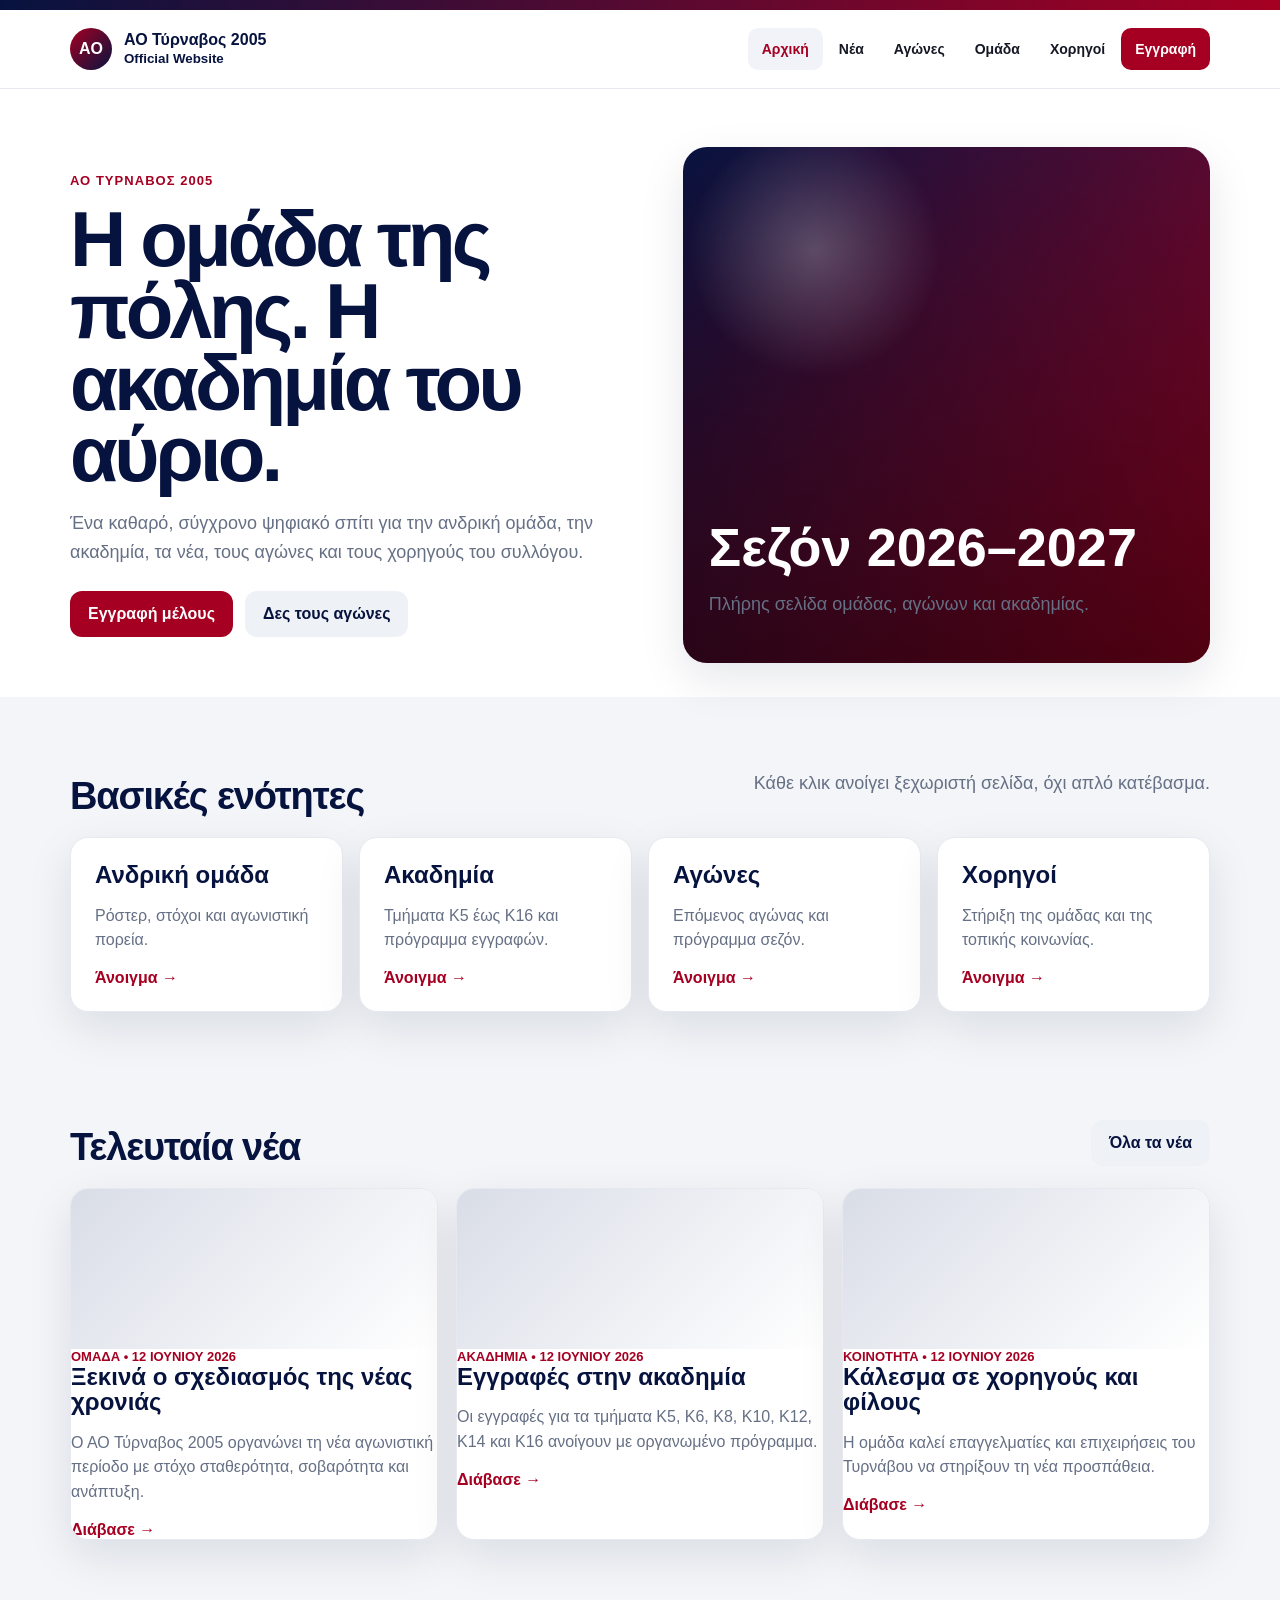
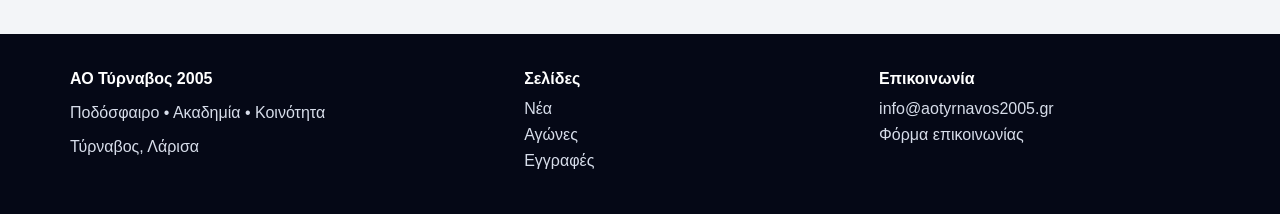
<file: index.html>
<!doctype html><html lang="el"><head><meta charset="utf-8"><meta name="viewport" content="width=device-width,initial-scale=1"><title>ΑΟ Τύρναβος 2005</title><link rel="stylesheet" href="assets/css/style.css"></head><body data-page="home"><div id="site-header"></div><main><div id="hero"></div><section class="section"><div class="section-title"><h2>Βασικές ενότητες</h2><p class="lead">Κάθε κλικ ανοίγει ξεχωριστή σελίδα, όχι απλό κατέβασμα.</p></div><div id="quick" class="grid4"></div></section><section class="section"><div class="section-title"><h2>Τελευταία νέα</h2><a class="btn secondary" href="news.html">Όλα τα νέα</a></div><div id="latest" class="grid3"></div></section></main><div id="site-footer"></div><script src="assets/js/app.js"></script></body></html>
</file>
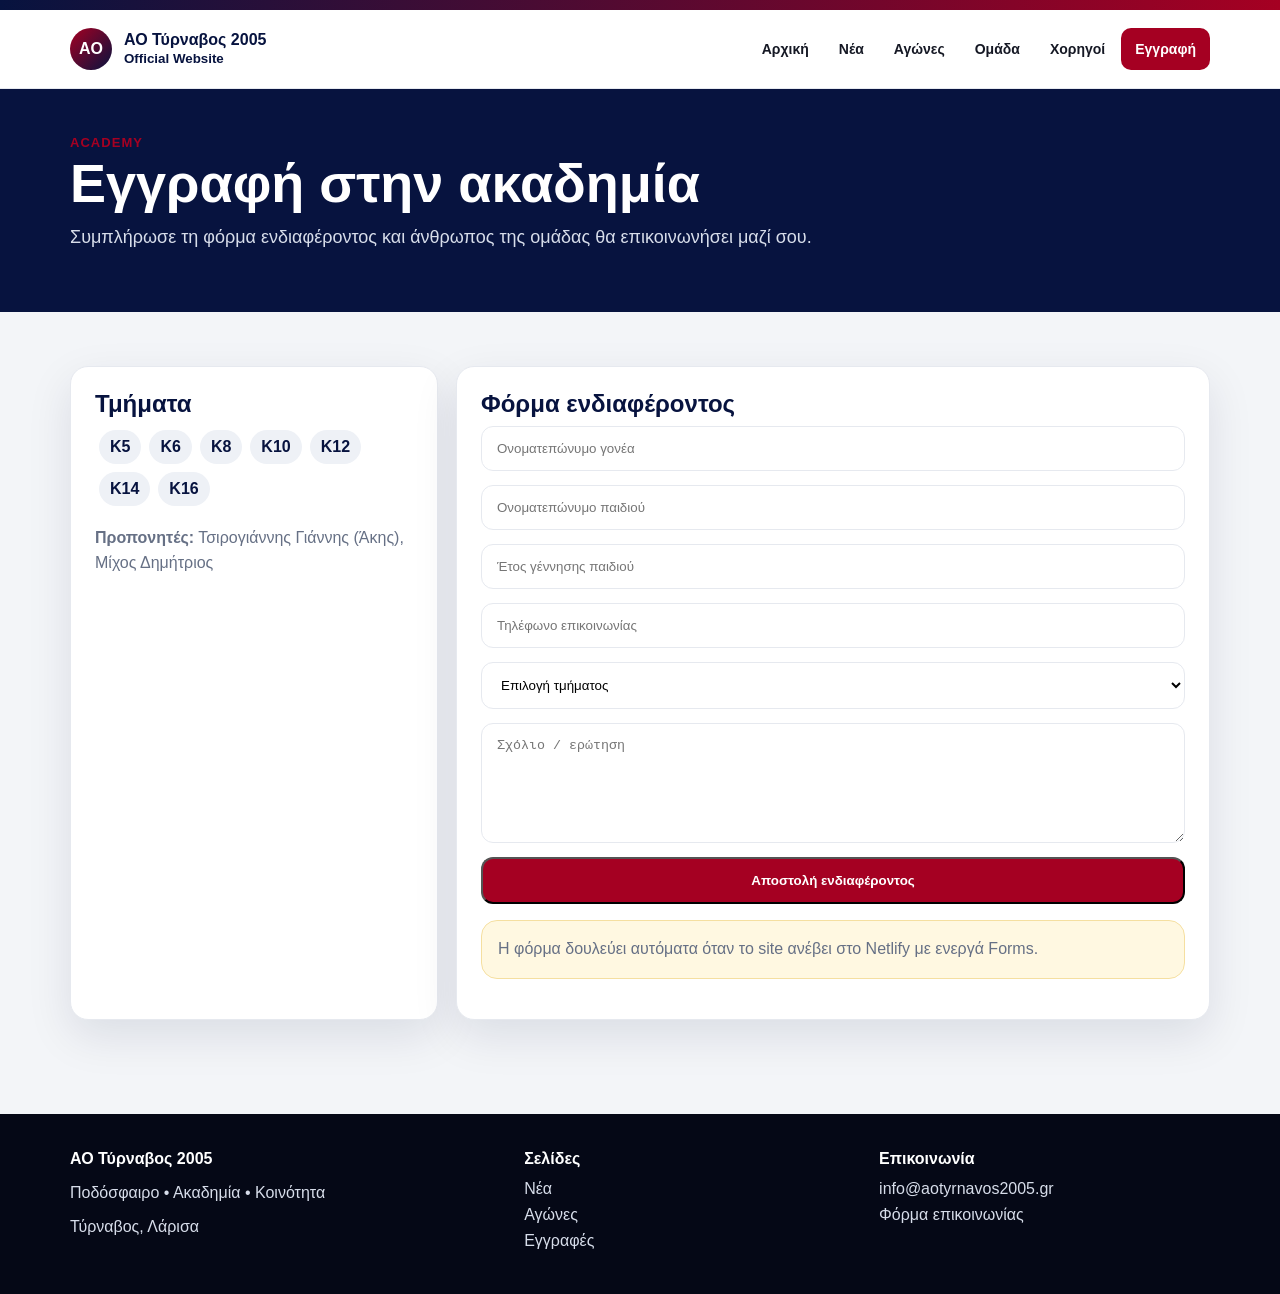
<file: academy-register.html>
<!doctype html><html lang="el"><head><meta charset="utf-8"><meta name="viewport" content="width=device-width,initial-scale=1"><title>Εγγραφή Ακαδημίας | ΑΟ Τύρναβος 2005</title><link rel="stylesheet" href="assets/css/style.css"></head><body data-page="academy"><div id="site-header"></div><main><section class="page-hero"><div class="section"><div class="eyebrow">Academy</div><h1 id="academy-title">Εγγραφή</h1><p id="academy-intro"></p></div></section><section class="section"><div class="grid3"><div class="card pad"><h3>Τμήματα</h3><div id="age-groups"></div><p><b>Προπονητές:</b> <span id="coaches"></span></p></div><div class="card pad" style="grid-column:span 2"><h3>Φόρμα ενδιαφέροντος</h3><form class="form" name="academy-registration" method="POST" data-netlify="true"><input type="hidden" name="form-name" value="academy-registration"><input name="parent_name" placeholder="Ονοματεπώνυμο γονέα" required><input name="child_name" placeholder="Ονοματεπώνυμο παιδιού" required><input name="birth_year" placeholder="Έτος γέννησης παιδιού"><input name="phone" placeholder="Τηλέφωνο επικοινωνίας" required><select name="age_group"><option>Επιλογή τμήματος</option><option>Κ5</option><option>Κ6</option><option>Κ8</option><option>Κ10</option><option>Κ12</option><option>Κ14</option><option>Κ16</option></select><textarea name="message" placeholder="Σχόλιο / ερώτηση"></textarea><button class="btn primary" type="submit">Αποστολή ενδιαφέροντος</button></form><p class="notice">Η φόρμα δουλεύει αυτόματα όταν το site ανέβει στο Netlify με ενεργά Forms.</p></div></div></section></main><div id="site-footer"></div><script src="assets/js/app.js"></script></body></html>
</file>
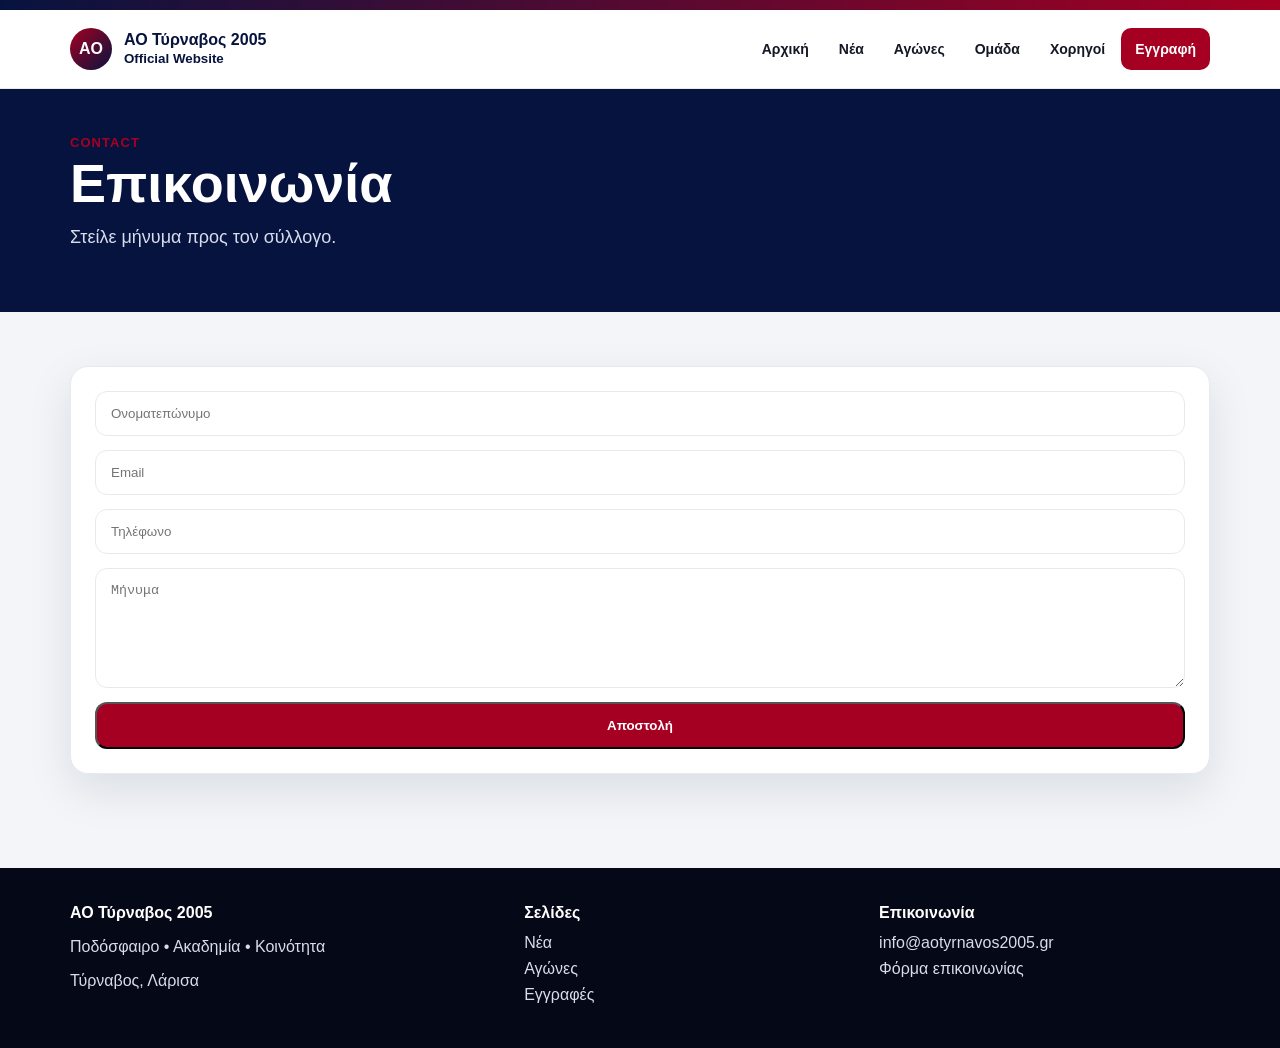
<file: contact.html>
<!doctype html><html lang="el"><head><meta charset="utf-8"><meta name="viewport" content="width=device-width,initial-scale=1"><title>Επικοινωνία | ΑΟ Τύρναβος 2005</title><link rel="stylesheet" href="assets/css/style.css"></head><body data-page="contact"><div id="site-header"></div><main><section class="page-hero"><div class="section"><div class="eyebrow">Contact</div><h1>Επικοινωνία</h1><p>Στείλε μήνυμα προς τον σύλλογο.</p></div></section><section class="section"><div class="card pad"><form class="form" name="contact" method="POST" data-netlify="true"><input type="hidden" name="form-name" value="contact"><input name="name" placeholder="Ονοματεπώνυμο" required><input name="email" type="email" placeholder="Email"><input name="phone" placeholder="Τηλέφωνο"><textarea name="message" placeholder="Μήνυμα" required></textarea><button class="btn primary" type="submit">Αποστολή</button></form></div></section></main><div id="site-footer"></div><script src="assets/js/app.js"></script></body></html>
</file>
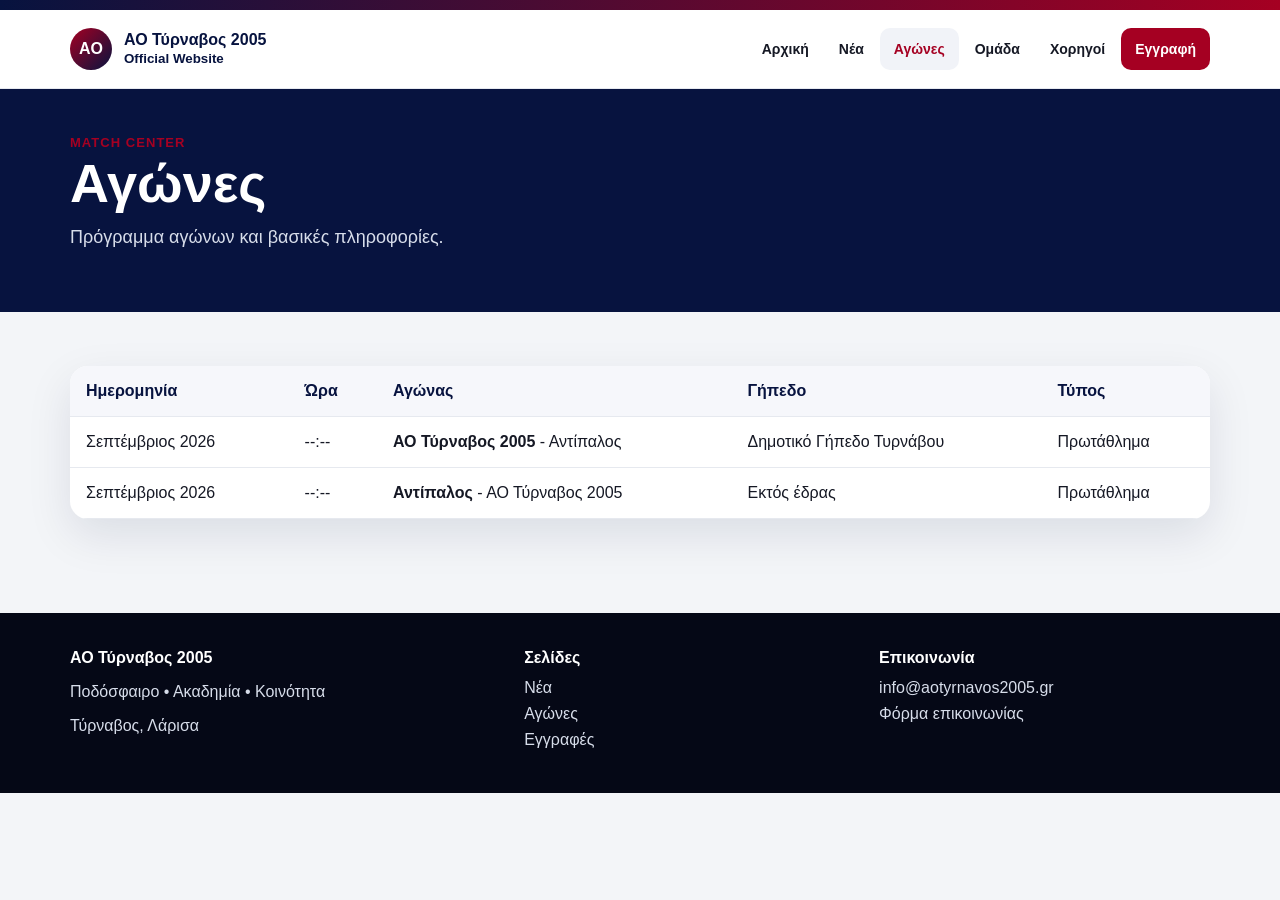
<file: matches.html>
<!doctype html><html lang="el"><head><meta charset="utf-8"><meta name="viewport" content="width=device-width,initial-scale=1"><title>Αγώνες | ΑΟ Τύρναβος 2005</title><link rel="stylesheet" href="assets/css/style.css"></head><body data-page="matches"><div id="site-header"></div><main><section class="page-hero"><div class="section"><div class="eyebrow">Match Center</div><h1>Αγώνες</h1><p>Πρόγραμμα αγώνων και βασικές πληροφορίες.</p></div></section><section class="section"><table class="table"><thead><tr><th>Ημερομηνία</th><th>Ώρα</th><th>Αγώνας</th><th>Γήπεδο</th><th>Τύπος</th></tr></thead><tbody id="matches-table"></tbody></table></section></main><div id="site-footer"></div><script src="assets/js/app.js"></script></body></html>
</file>
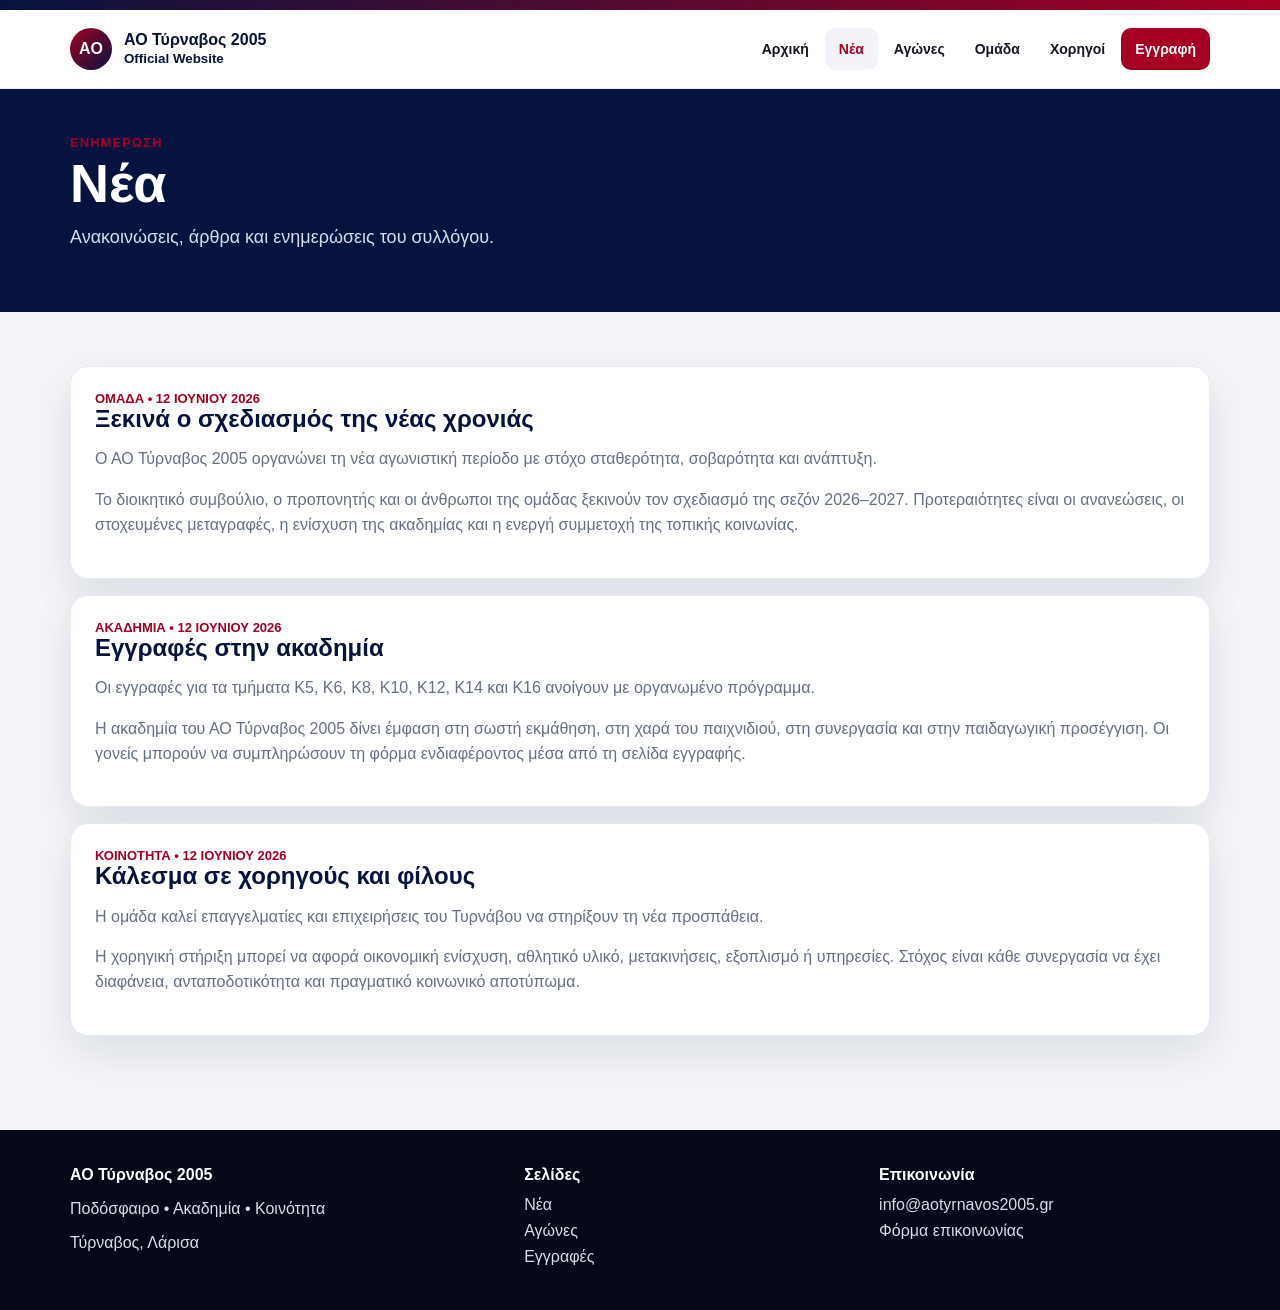
<file: news.html>
<!doctype html><html lang="el"><head><meta charset="utf-8"><meta name="viewport" content="width=device-width,initial-scale=1"><title>Νέα | ΑΟ Τύρναβος 2005</title><link rel="stylesheet" href="assets/css/style.css"></head><body data-page="news"><div id="site-header"></div><main><section class="page-hero"><div class="section"><div class="eyebrow">Ενημέρωση</div><h1>Νέα</h1><p>Ανακοινώσεις, άρθρα και ενημερώσεις του συλλόγου.</p></div></section><section class="section article-list" id="news-list"></section></main><div id="site-footer"></div><script src="assets/js/app.js"></script></body></html>
</file>
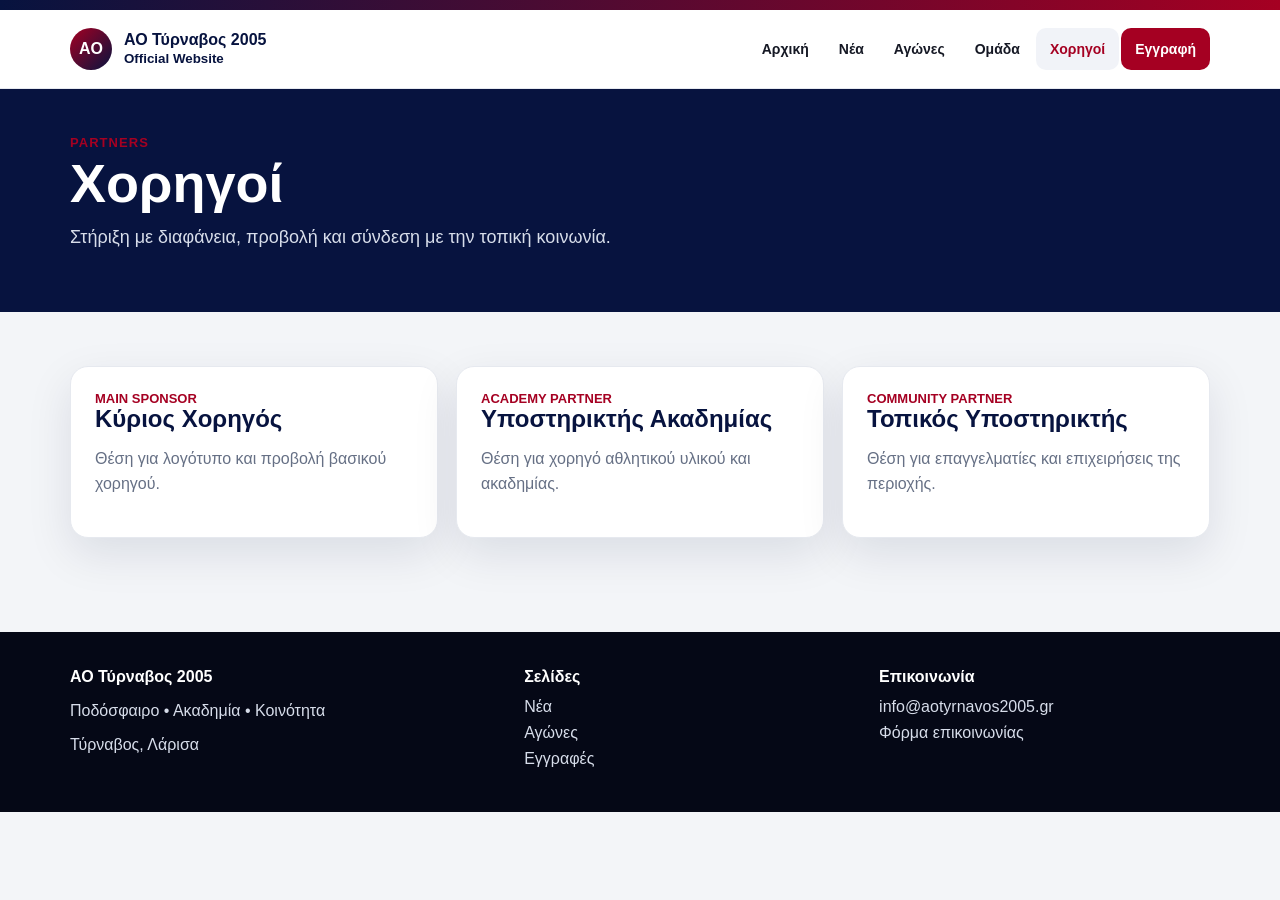
<file: sponsors.html>
<!doctype html><html lang="el"><head><meta charset="utf-8"><meta name="viewport" content="width=device-width,initial-scale=1"><title>Χορηγοί | ΑΟ Τύρναβος 2005</title><link rel="stylesheet" href="assets/css/style.css"></head><body data-page="sponsors"><div id="site-header"></div><main><section class="page-hero"><div class="section"><div class="eyebrow">Partners</div><h1>Χορηγοί</h1><p>Στήριξη με διαφάνεια, προβολή και σύνδεση με την τοπική κοινωνία.</p></div></section><section class="section grid3" id="sponsors-list"></section></main><div id="site-footer"></div><script src="assets/js/app.js"></script></body></html>
</file>
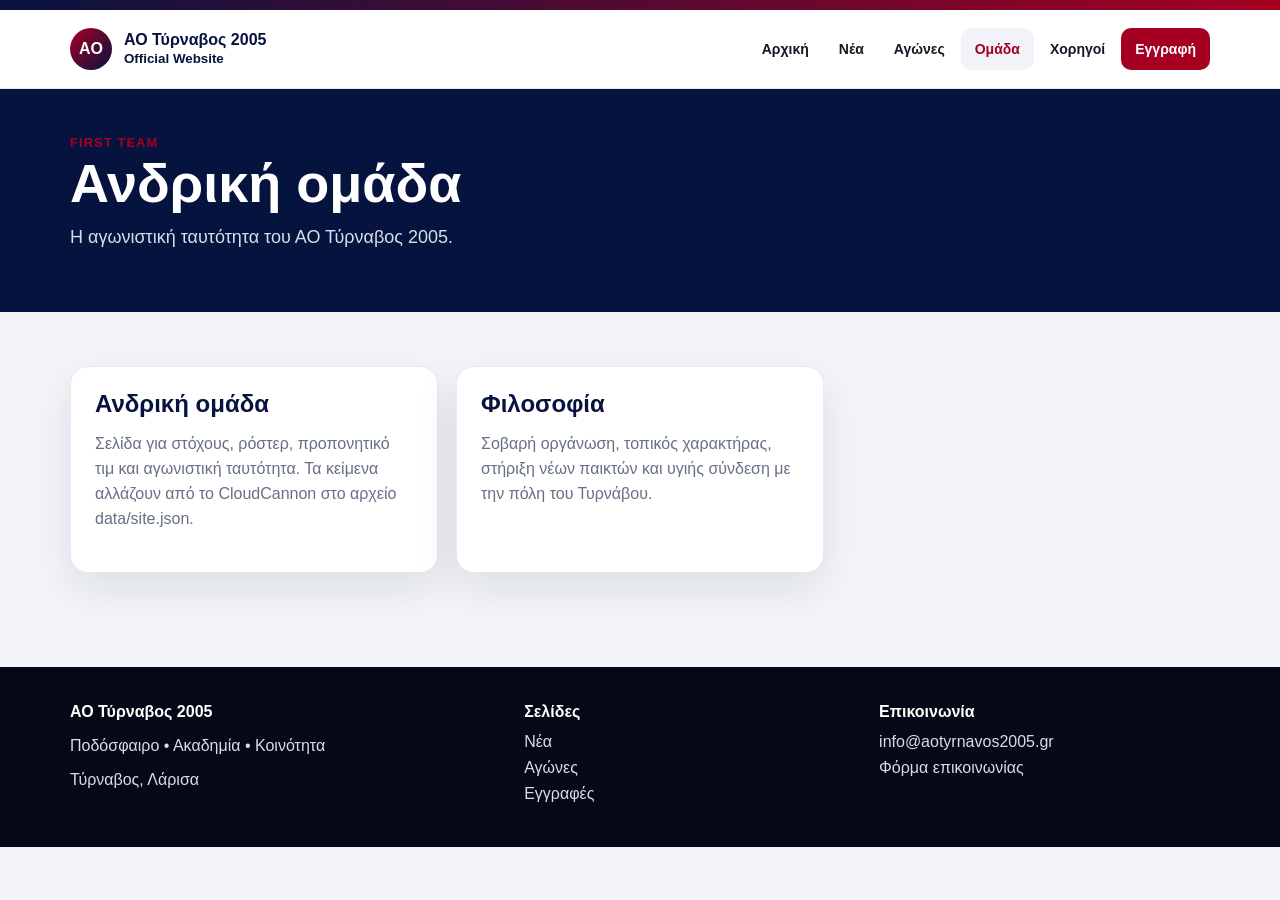
<file: team.html>
<!doctype html><html lang="el"><head><meta charset="utf-8"><meta name="viewport" content="width=device-width,initial-scale=1"><title>Ομάδα | ΑΟ Τύρναβος 2005</title><link rel="stylesheet" href="assets/css/style.css"></head><body data-page="team"><div id="site-header"></div><main><section class="page-hero"><div class="section"><div class="eyebrow">First Team</div><h1>Ανδρική ομάδα</h1><p>Η αγωνιστική ταυτότητα του ΑΟ Τύρναβος 2005.</p></div></section><section class="section grid3" id="team-content"></section></main><div id="site-footer"></div><script src="assets/js/app.js"></script></body></html>
</file>
<file: assets/css/style.css>
:root{--red:#a50022;--blue:#07133f;--deep:#050816;--gold:#f2c94c;--bg:#f3f5f8;--card:#fff;--text:#151824;--muted:#667085;--line:#e6e9ef;--max:1180px;--radius:18px;--shadow:0 16px 45px rgba(7,19,63,.10)}*{box-sizing:border-box}body{margin:0;font-family:Inter,Arial,sans-serif;background:var(--bg);color:var(--text)}a{text-decoration:none;color:inherit}.top{background:linear-gradient(90deg,var(--blue),var(--red));height:10px}.header{background:#fff;position:sticky;top:0;z-index:10;border-bottom:1px solid var(--line)}.nav{max-width:var(--max);margin:auto;height:78px;display:flex;align-items:center;justify-content:space-between;padding:0 20px}.brand{display:flex;align-items:center;gap:12px;font-weight:900;color:var(--blue)}.crest{width:42px;height:42px;border-radius:50%;background:linear-gradient(135deg,var(--red),var(--blue));display:grid;place-items:center;color:#fff;font-weight:900}.menu{display:flex;gap:2px}.menu a{padding:13px 14px;border-radius:10px;font-weight:800;font-size:14px}.menu a:hover,.menu a.active{background:#f1f3f8;color:var(--red)}.cta{background:var(--red)!important;color:#fff!important}.hamb{display:none;border:0;background:transparent;font-size:28px}.hero{background:#fff}.hero-inner{max-width:var(--max);margin:auto;padding:58px 20px 34px;display:grid;grid-template-columns:1.05fr .95fr;gap:30px;align-items:stretch}.hero-copy{padding:26px 0}.eyebrow{color:var(--red);font-weight:900;text-transform:uppercase;letter-spacing:.08em;font-size:13px}.hero h1{font-size:clamp(42px,7vw,78px);line-height:.92;margin:16px 0;color:var(--blue);letter-spacing:-.05em}.hero p,.lead{font-size:18px;line-height:1.6;color:var(--muted)}.actions{display:flex;gap:12px;flex-wrap:wrap;margin-top:24px}.btn{display:inline-flex;align-items:center;justify-content:center;padding:14px 18px;border-radius:12px;font-weight:900}.btn.primary{background:var(--red);color:#fff}.btn.secondary{background:#eef1f6;color:var(--blue)}.hero-panel{border-radius:24px;overflow:hidden;background:linear-gradient(135deg,var(--blue),var(--red));min-height:430px;position:relative;box-shadow:var(--shadow)}.hero-panel:after{content:"";position:absolute;inset:0;background:radial-gradient(circle at 25% 20%,rgba(255,255,255,.25),transparent 22%),linear-gradient(0deg,rgba(0,0,0,.52),transparent)}.hero-badge{position:absolute;left:26px;right:26px;bottom:26px;color:#fff;z-index:1}.hero-badge strong{font-size:54px;display:block;line-height:.9}.section{max-width:var(--max);margin:auto;padding:54px 20px}.section-title{display:flex;justify-content:space-between;gap:20px;align-items:end;margin-bottom:22px}.section-title h2{font-size:38px;line-height:1;margin:0;color:var(--blue);letter-spacing:-.03em}.grid4{display:grid;grid-template-columns:repeat(4,1fr);gap:16px}.grid3{display:grid;grid-template-columns:repeat(3,1fr);gap:18px}.card{background:var(--card);border:1px solid var(--line);border-radius:var(--radius);box-shadow:var(--shadow);overflow:hidden}.card.pad{padding:24px}.card h3{margin:0 0 10px;font-size:24px;color:var(--blue);line-height:1.05}.card p{color:var(--muted);line-height:1.55}.card .more{font-weight:900;color:var(--red)}.news-img{height:160px;background:linear-gradient(135deg,#d9dde7,#fff)}.meta{font-size:13px;font-weight:900;color:var(--red);text-transform:uppercase}.page-hero{background:var(--blue);color:#fff}.page-hero .section{padding-top:46px;padding-bottom:46px}.page-hero h1{font-size:54px;line-height:.95;margin:8px 0}.page-hero p{color:#d7ddea;font-size:18px}.table{width:100%;border-collapse:collapse;background:#fff;border-radius:var(--radius);overflow:hidden;box-shadow:var(--shadow)}.table th,.table td{text-align:left;padding:16px;border-bottom:1px solid var(--line)}.table th{background:#f6f7fb;color:var(--blue)}.form{display:grid;gap:14px}.form input,.form select,.form textarea{width:100%;padding:14px 15px;border:1px solid var(--line);border-radius:12px;background:#fff}.form textarea{min-height:120px}.footer{background:var(--deep);color:#d7ddea;margin-top:40px}.footer .section{padding-top:36px;padding-bottom:36px}.footer-grid{display:grid;grid-template-columns:1.3fr 1fr 1fr;gap:24px}.footer h4{color:#fff;margin:0 0 12px}.footer a{display:block;margin:8px 0;color:#d7ddea}.article-list{display:grid;gap:16px}.article{display:grid;grid-template-columns:160px 1fr;gap:18px}.article .news-img{height:120px;border-radius:14px}.pill{display:inline-flex;padding:8px 11px;border-radius:999px;background:#eef1f6;color:var(--blue);font-weight:800;margin:4px}.notice{background:#fff8e1;border:1px solid #f5dfa0;border-radius:16px;padding:16px;color:#6b4c00}.mobile-only{display:none}@media(max-width:850px){.hamb{display:block}.menu{display:none;position:absolute;top:78px;left:0;right:0;background:#fff;padding:10px 20px;border-bottom:1px solid var(--line);flex-direction:column}.menu.open{display:flex}.hero-inner{grid-template-columns:1fr}.grid4,.grid3,.footer-grid{grid-template-columns:1fr}.section-title{display:block}.article{grid-template-columns:1fr}.page-hero h1{font-size:42px}.hero-panel{min-height:300px}.mobile-only{display:block}}
</file>
